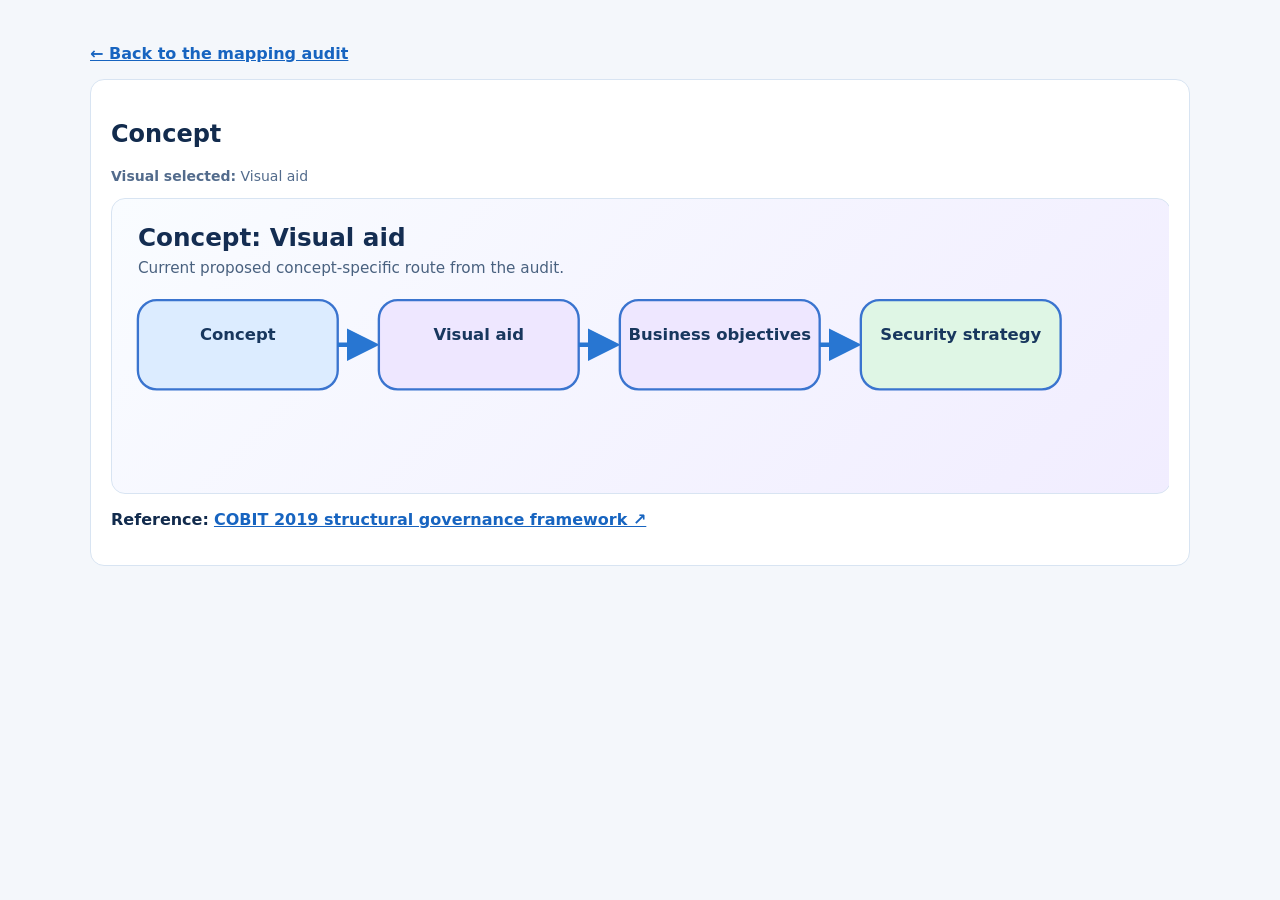
<file: visual-aid.html>
<!doctype html><html lang="en"><head><meta charset="utf-8"><meta name="viewport" content="width=device-width,initial-scale=1"><title>Cherub visual aid</title><style>body{margin:0;background:#f4f7fb;color:#122b4d;font:16px system-ui,sans-serif}.wrap{max-width:1100px;margin:auto;padding:28px}.card{background:#fff;border:1px solid #d8e4f2;border-radius:14px;padding:20px}.tiny{color:#526b8c;font-size:14px}a{color:#1764c0;font-weight:700}svg{display:block;width:100%;min-width:720px;background:linear-gradient(135deg,#f9fcff,#f1edff);border:1px solid #d8e4f2;border-radius:14px}figure{margin:18px 0}img{display:block;width:min(100%,660px);margin:auto;border:1px solid #d8e4f2;border-radius:12px}</style></head><body><main class="wrap"><p><a href="visual-mapping-audit.html">← Back to the mapping audit</a></p><section class="card" id="app">Loading visual aid…</section></main><script>
const q=new URLSearchParams(location.search),concept=q.get('concept')||'Concept',aid=q.get('aid')||'Visual aid',domain=q.get('domain')||'D1';
const sources={D1:['COBIT 2019 structural governance framework','https://www.linkedin.com/pulse/introduction-cobit-2019-framework-effective-governance-n4oce'],D2:['NIST SP 800-30 Rev. 1 risk methodology','https://csrc.nist.gov/pubs/sp/800/30/r1/final'],D3:['ISO/IEC 27001 ISMS operational cycle','https://www.iso.org/standard/27001'],D4:['NIST SP 800-61 Rev. 2 incident-handling phases','https://csrc.nist.gov/pubs/sp/800/61/r2/final']};
const direct={"Risk appetite":["Risk capacity","Risk tolerance","Risk criteria"],"Risk tolerance":["Risk appetite","Risk criteria","Risk acceptance"],"Residual risk":["Control effectiveness","Risk owner","Risk treatment"],"Control effectiveness":["Control design","Control operation","Control evidence","Residual risk"],"BIA":["RTO","RPO","Recovery strategy","Business continuity plan"],"RTO":["BIA","RPO","Recovery strategy","Recovery testing"],"RPO":["BIA","RTO","Recovery strategy","Disaster recovery plan"],"Incident response plan":["Incident readiness","Incident classification","Containment","Post-incident review"],"Business objectives":["Security strategy","Governance framework","Executive reporting"],"Security strategy":["Business objectives","Policies","Security metrics"],"Risk assessment":["Risk analysis","Risk criteria","Risk treatment","Risk register"],"Recovery strategy":["BIA","RTO","RPO","Recovery testing"]};
fetch('data/concepts.json').then(r=>r.json()).then(data=>{const terms=data[domain]||[],at=terms.indexOf(concept),near=[terms[at-2],terms[at-1],terms[at+1],terms[at+2]].filter(Boolean),rel=[...new Set([...(direct[concept]||[]),...near])].slice(0,4),variant=Number(q.get('variant')||0),rot=rel.slice(variant).concat(rel.slice(0,variant));const steps=[concept,aid,...rot.slice(0,2)],w=900,h=250,boxes=steps.map((s,i)=>{const x=22+i*205,fill=i===0?'#dcecff':i===steps.length-1?'#dff6e5':'#eee7ff';return `<g><rect x="${x}" y="86" width="170" height="76" rx="16" fill="${fill}" stroke="#3a74cf" stroke-width="2"/><text x="${x+85}" y="120" text-anchor="middle" font-family="system-ui" font-size="14" font-weight="700" fill="#18375e">${s}</text>${i<steps.length-1?`<path d="M ${x+170} 124 L ${x+200} 124" stroke="#2876d2" stroke-width="4" marker-end="url(#a)"/>`:''}</g>`}).join(''),svg=`<svg viewBox="0 0 ${w} ${h}" role="img" aria-label="${concept} mapped visual"><defs><marker id="a" viewBox="0 0 10 10" refX="8" refY="5" markerWidth="7" markerHeight="7" orient="auto"><path d="M0 0L10 5L0 10z" fill="#2876d2"/></marker></defs><text x="22" y="40" font-family="system-ui" font-size="21" font-weight="800" fill="#142d52">${concept}: ${aid}</text><text x="22" y="63" font-family="system-ui" font-size="13" fill="#49617f">Current proposed concept-specific route from the audit.</text>${boxes}</svg>`;document.getElementById('app').innerHTML=`<h1>${concept}</h1><p class="tiny"><b>Visual selected:</b> ${aid}</p><div style="overflow-x:auto">${svg}</div><p><b>Reference:</b> <a target="_blank" rel="noopener" href="${sources[domain][1]}">${sources[domain][0]} ↗</a></p>`});
</script></body></html>
</file>
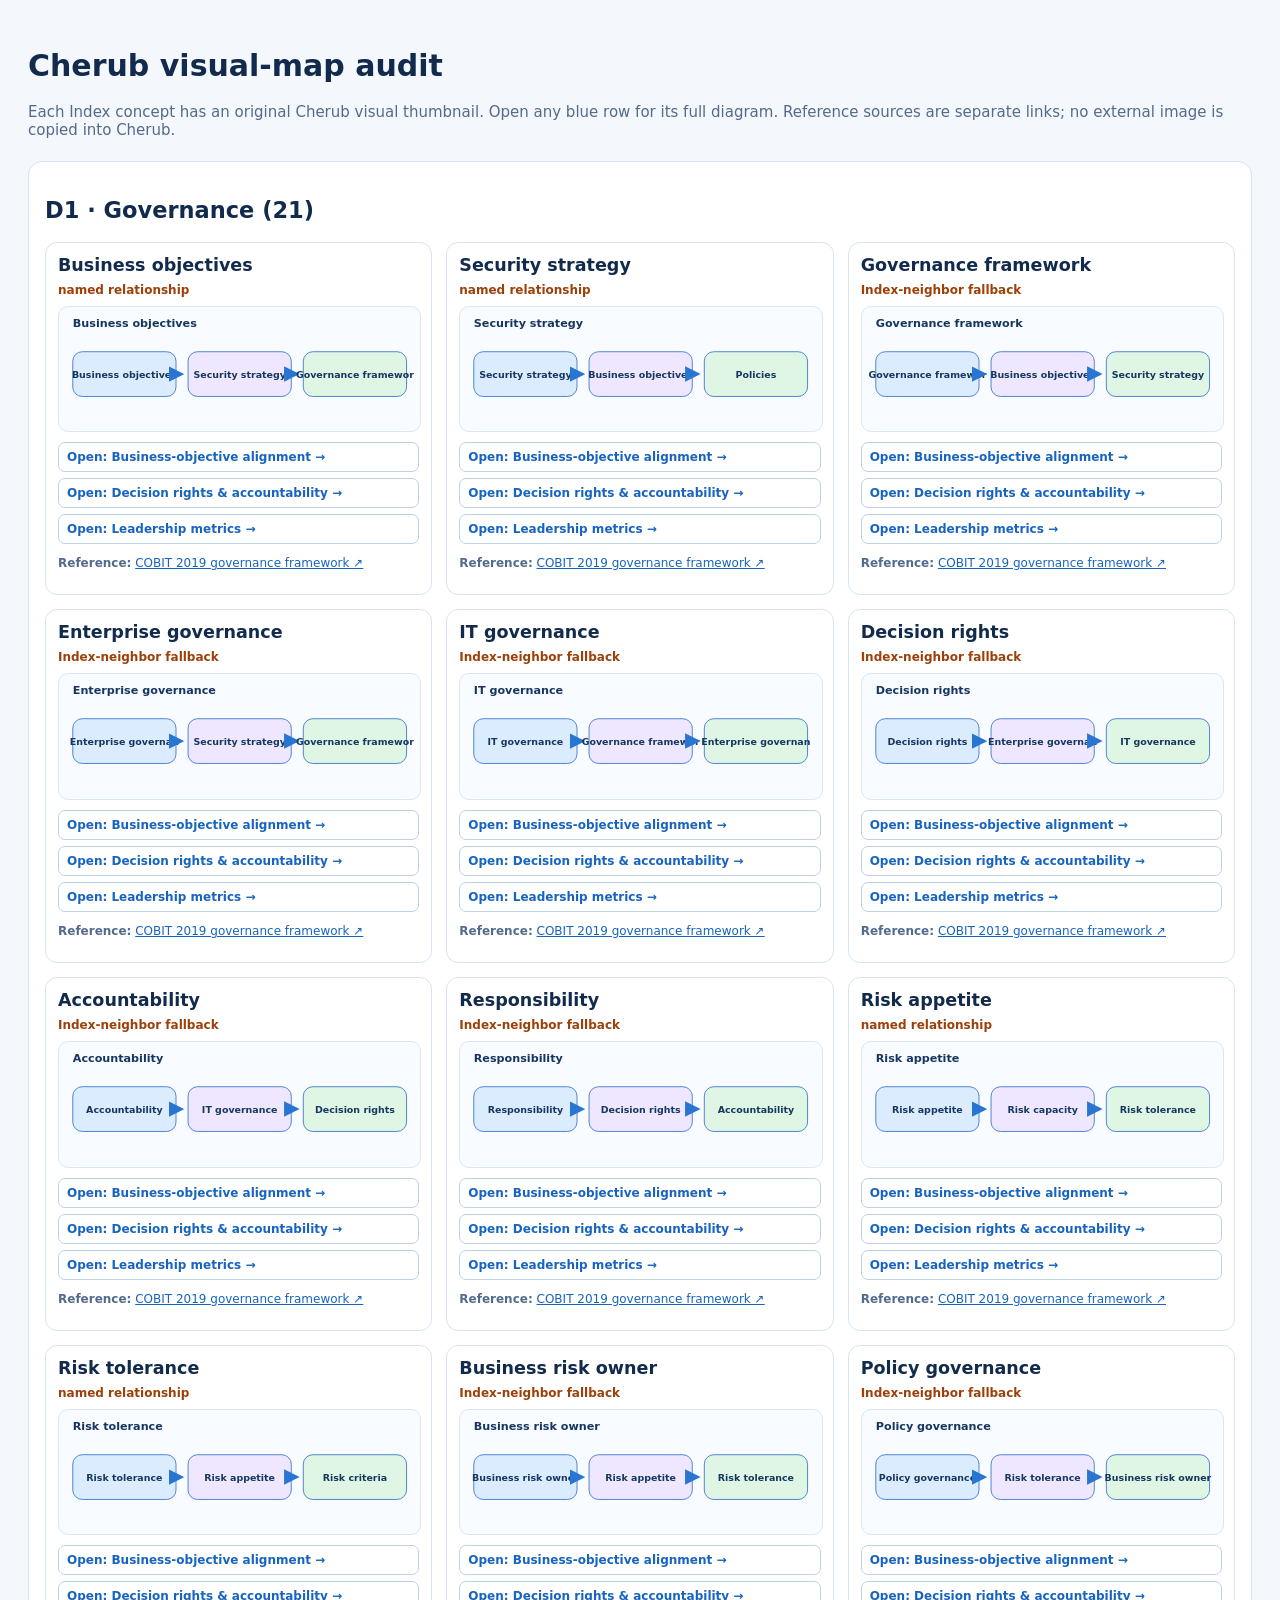
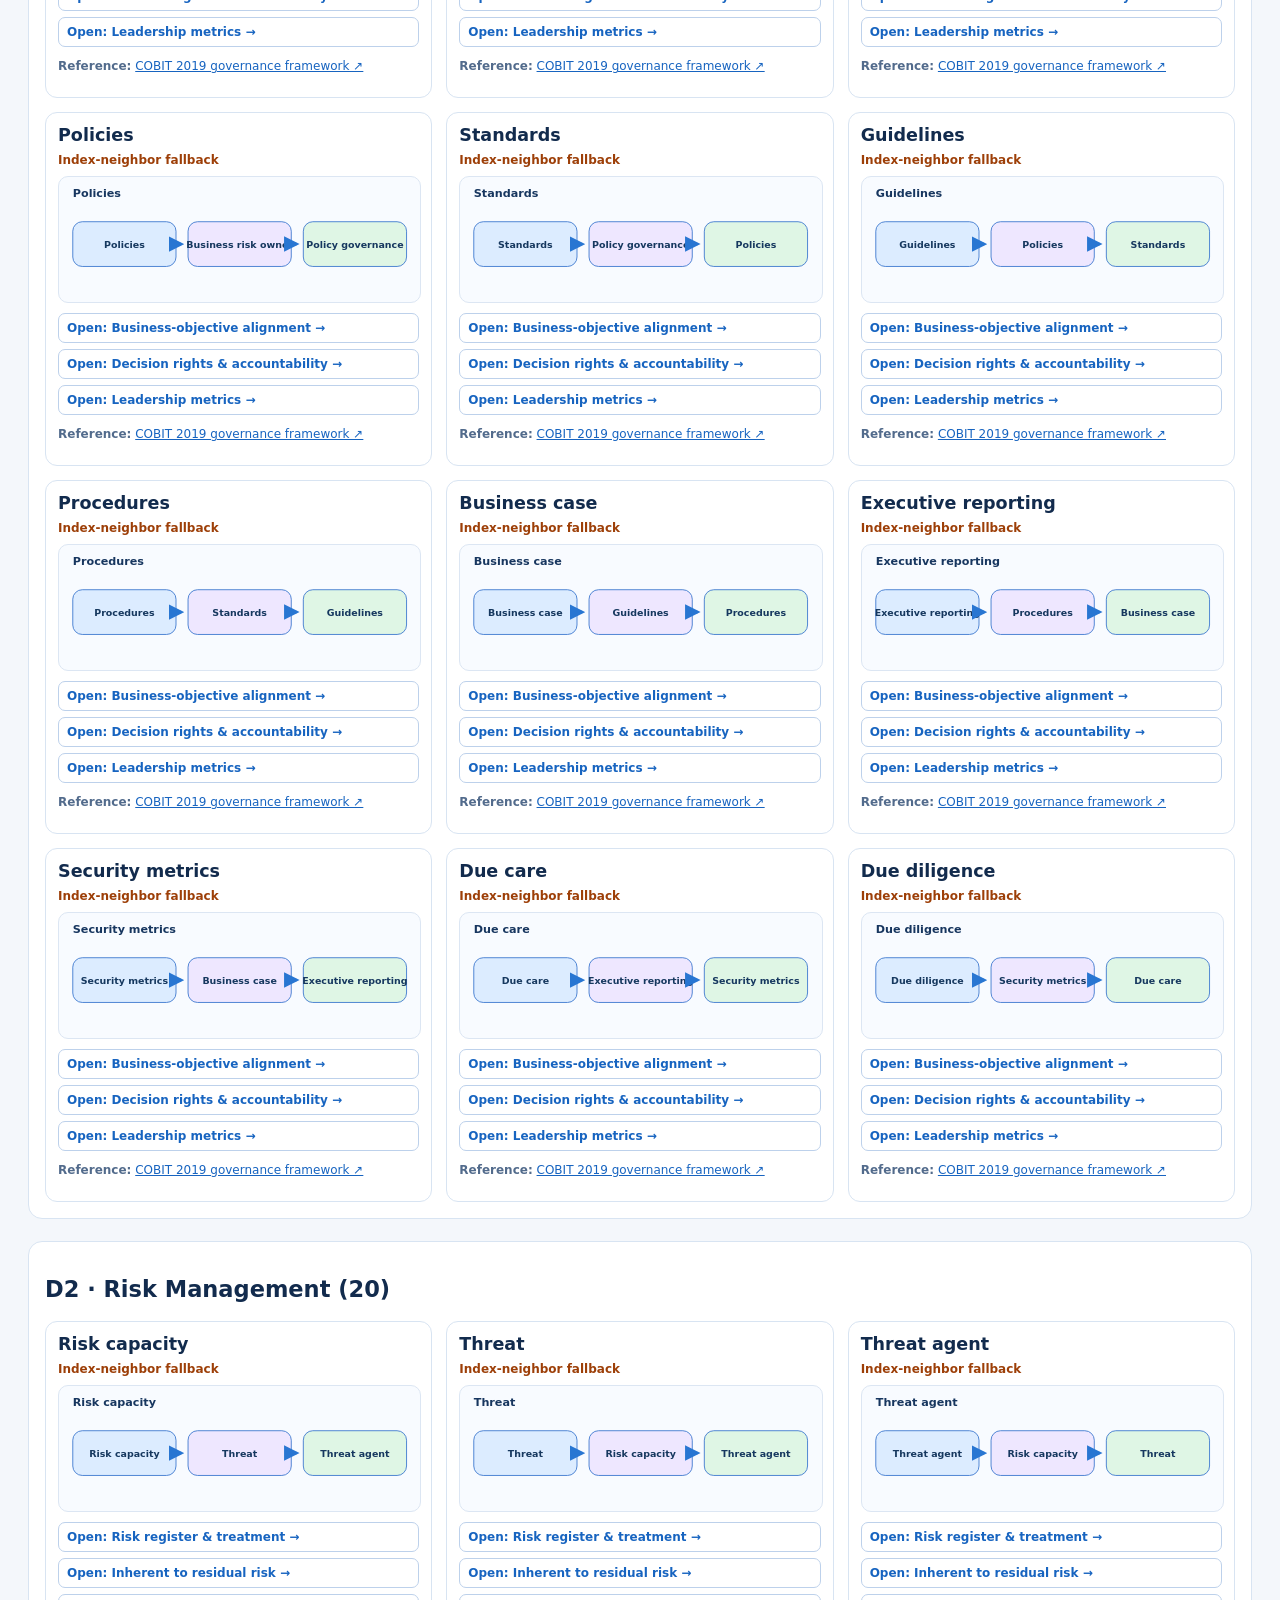
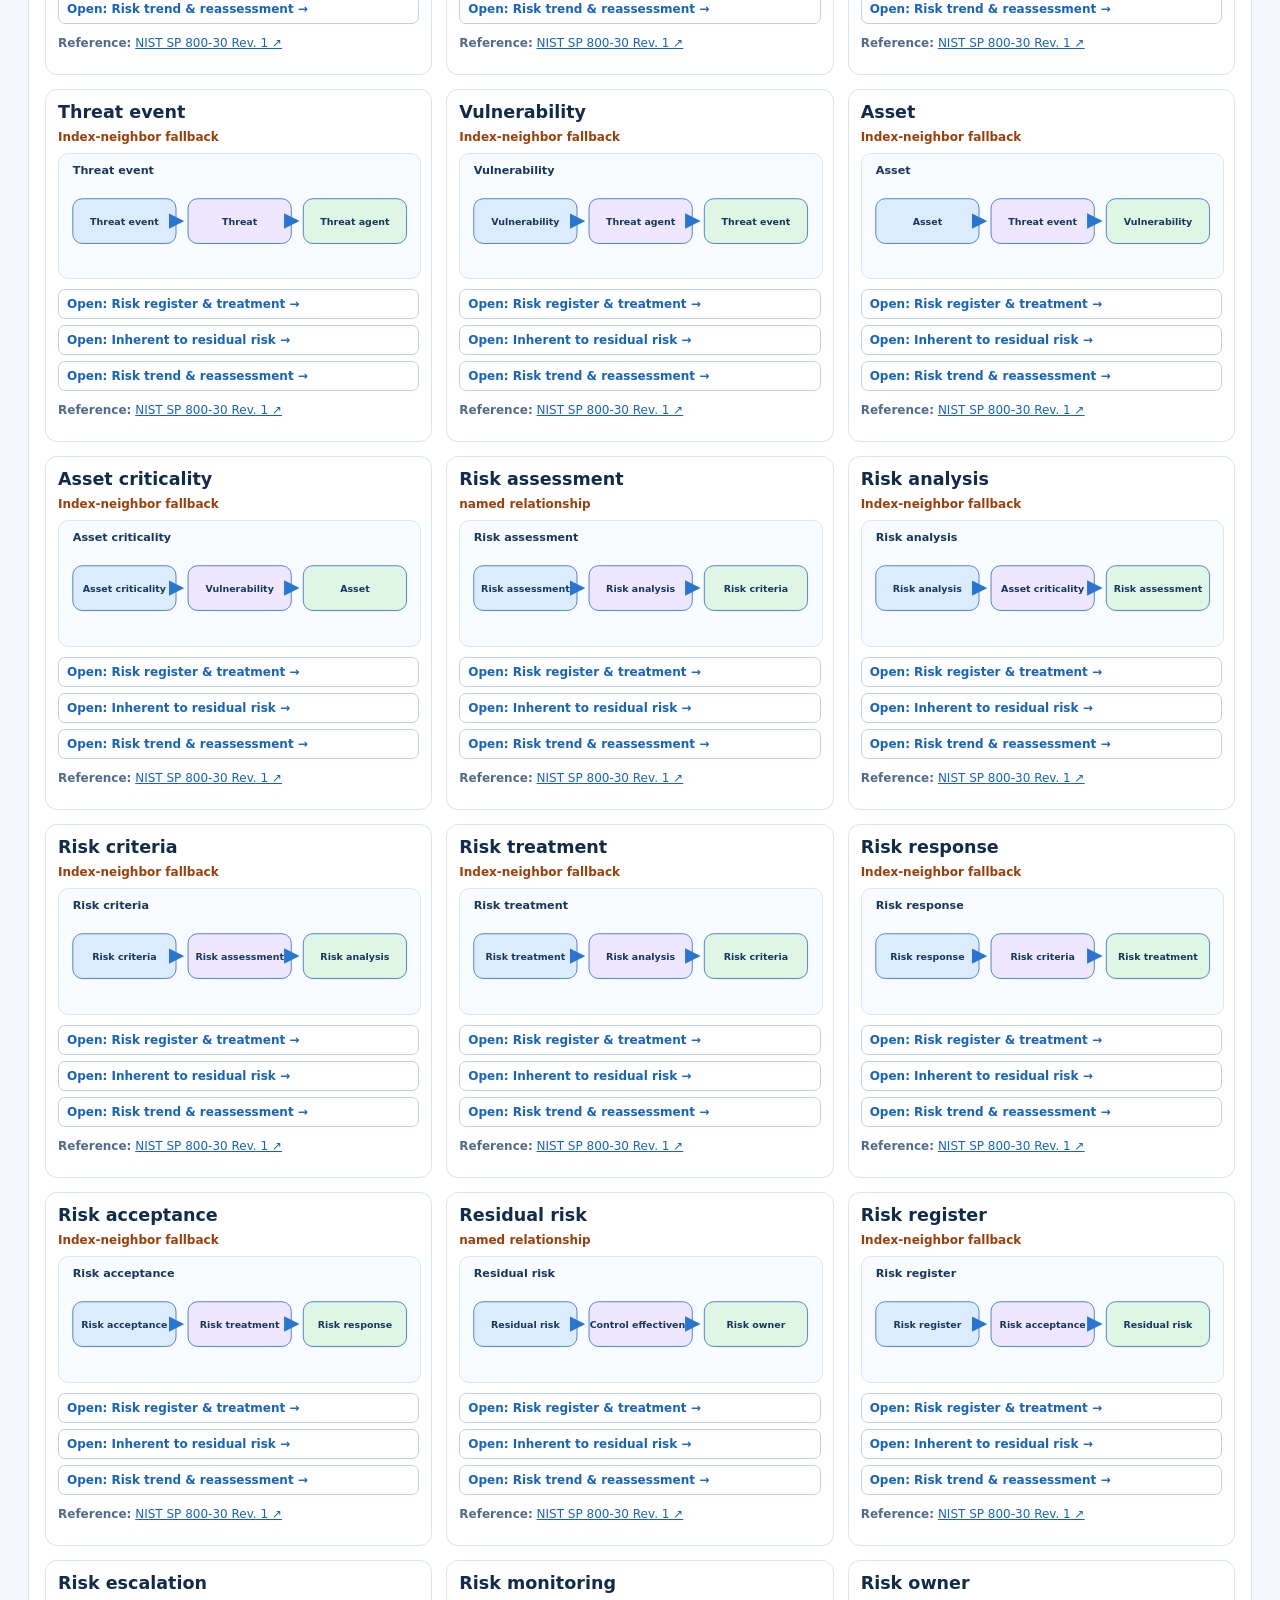
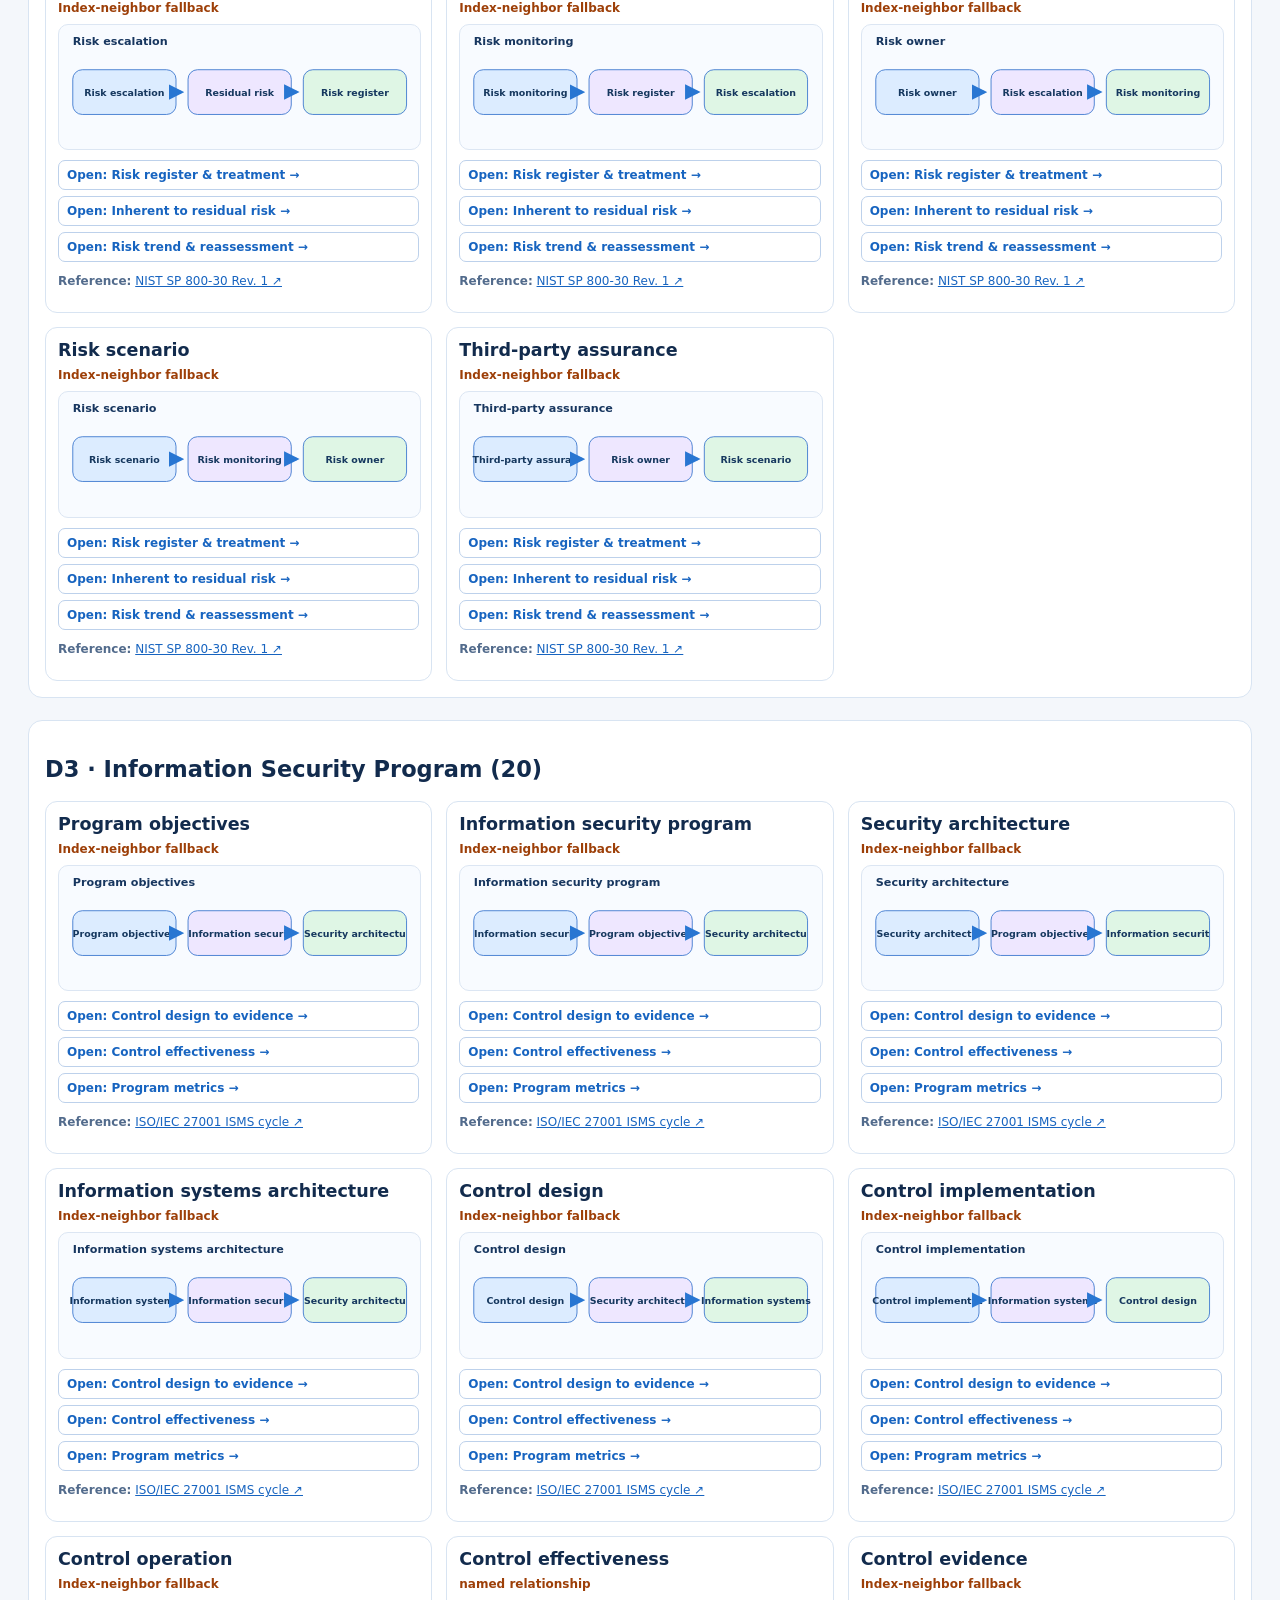
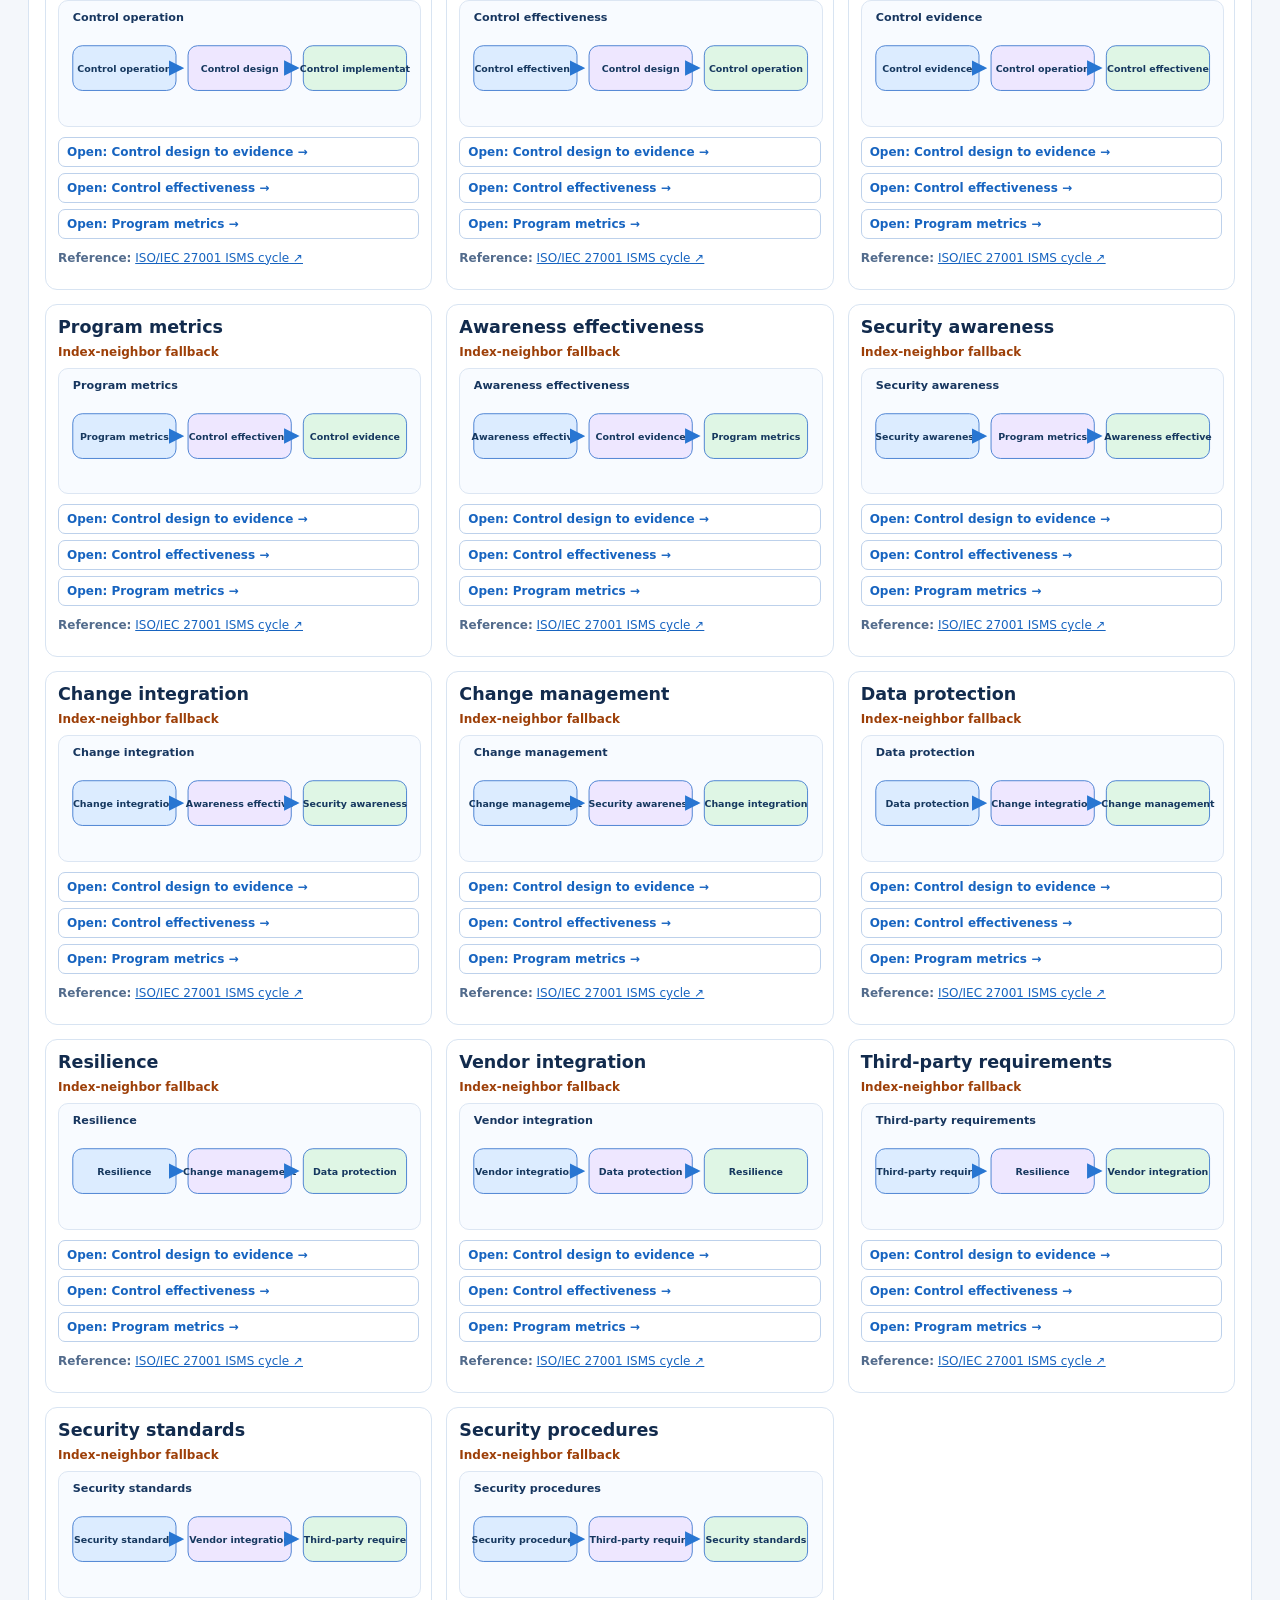
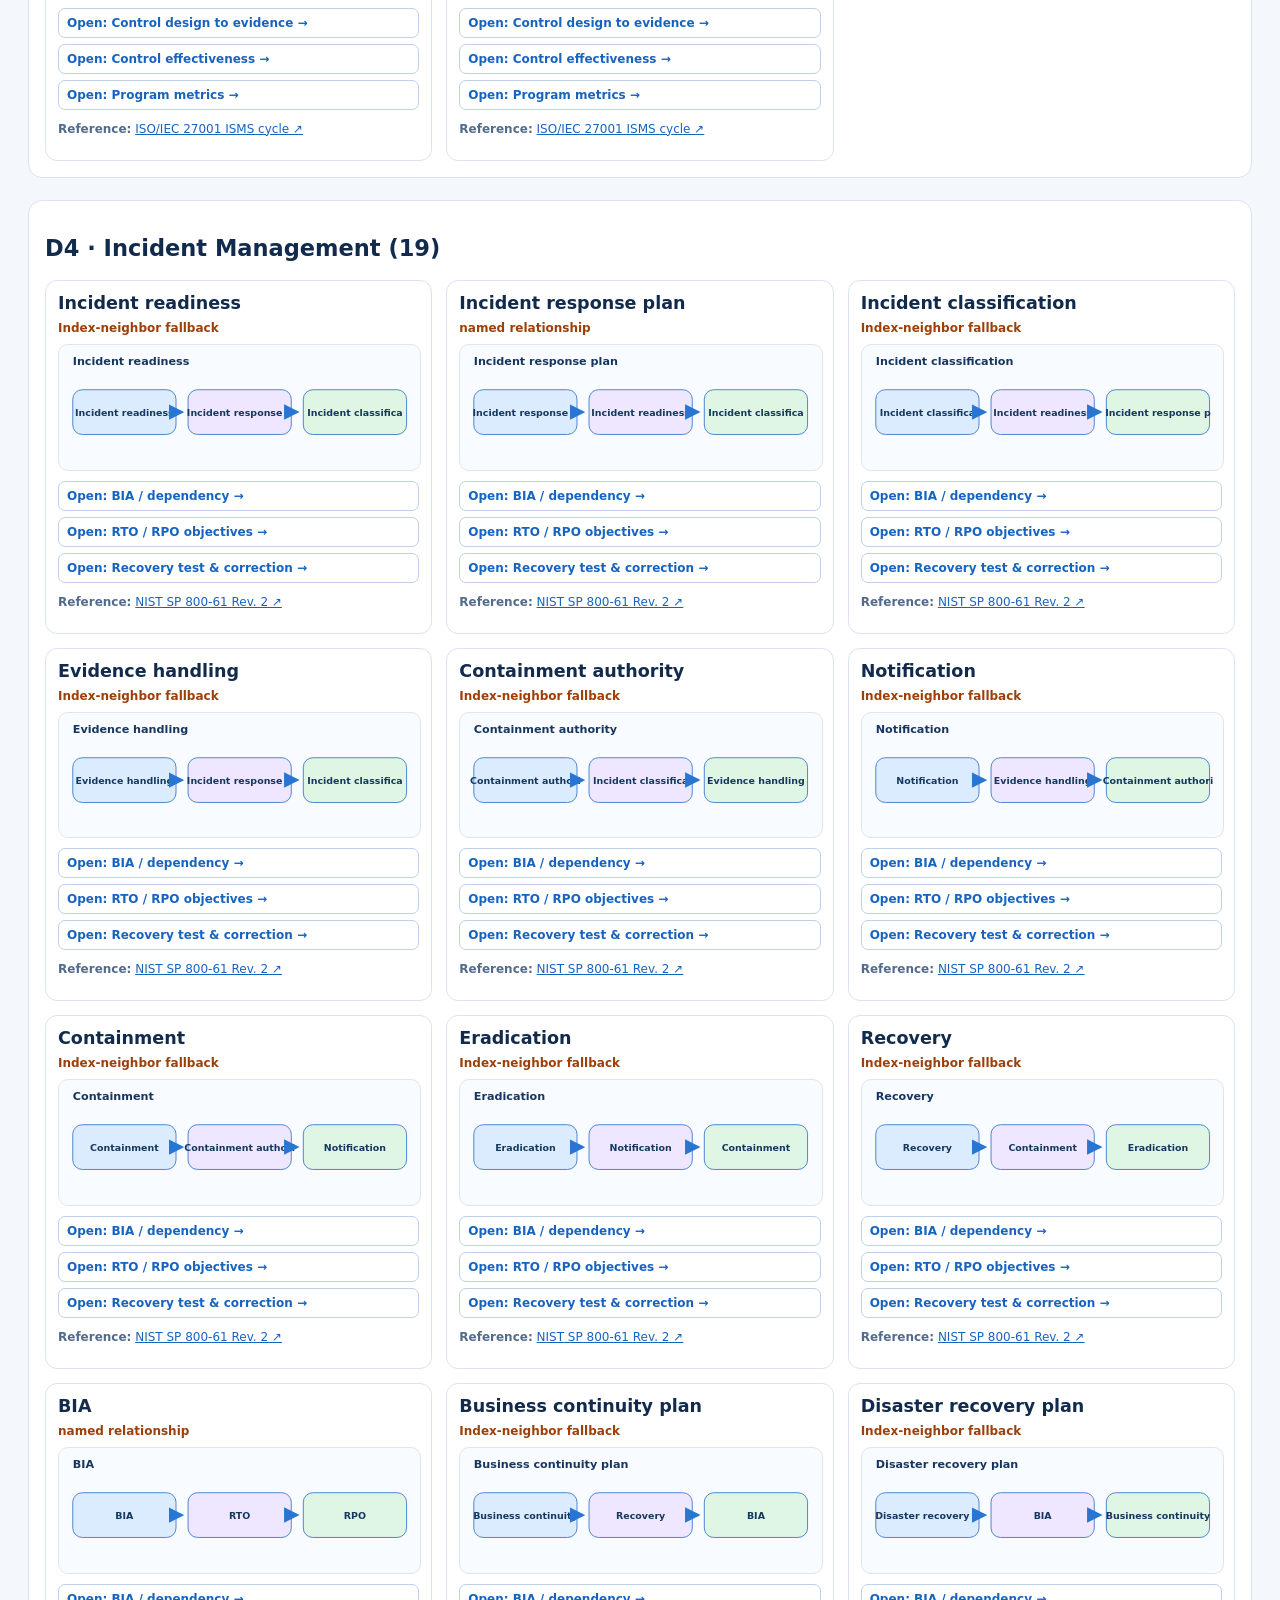
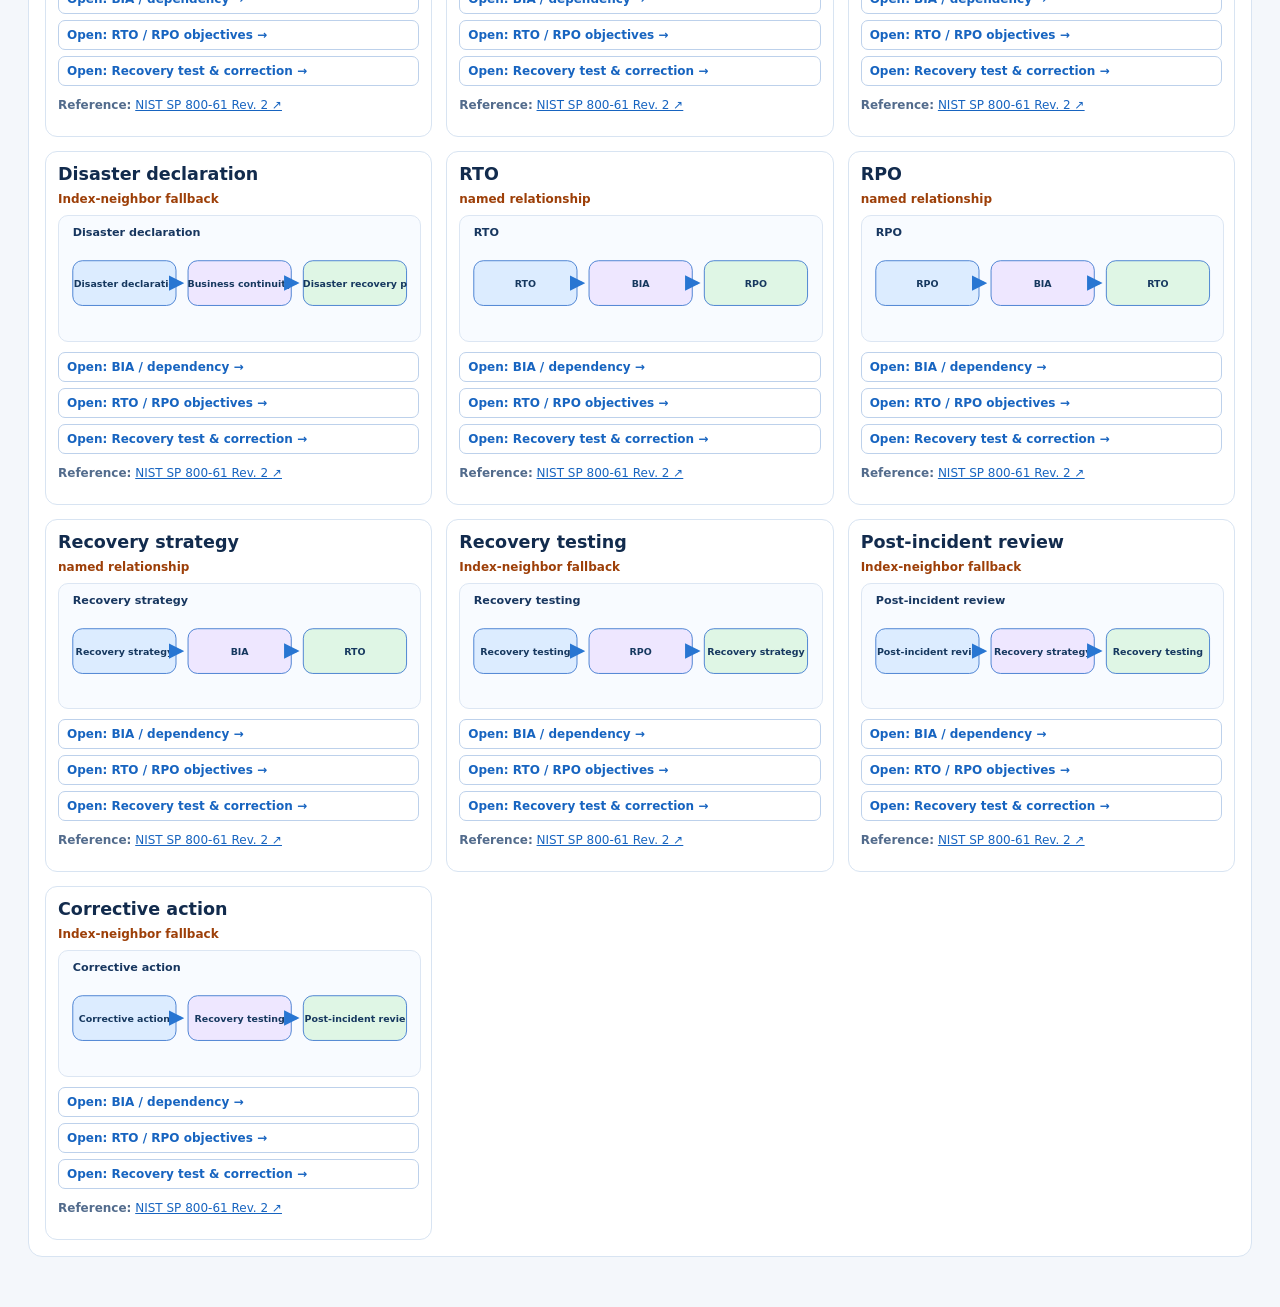
<file: visual-mapping-audit.html>
<!doctype html><meta charset="utf-8"><meta name="viewport" content="width=device-width,initial-scale=1"><title>Cherub visual audit</title><style>body{margin:0;background:#f4f7fb;color:#122b4d;font:15px system-ui}.wrap{max-width:1500px;margin:auto;padding:28px}.note{color:#526b8c}.domain{background:#fff;border:1px solid #d8e4f2;border-radius:14px;padding:16px;margin:22px 0}.grid{display:grid;grid-template-columns:repeat(auto-fit,minmax(310px,1fr));gap:14px}.map{border:1px solid #d8e4f2;border-radius:12px;padding:12px}.map h3{margin:0 0 5px}.flag{color:#9d3f08;font-weight:700;font-size:12px}.mini{display:block;width:100%;border:1px solid #dce6f3;border-radius:10px;background:#f8fbff;margin-top:8px}.links{display:grid;gap:6px;margin-top:10px}.links a{padding:7px 8px;border:1px solid #bdd1eb;border-radius:7px;color:#1764c0;font-weight:700;text-decoration:none;font-size:12px}.source{font-size:12px;color:#526b8c}.source a{color:#1764c0}</style><main class="wrap"><h1>Cherub visual-map audit</h1><p class="note">Each Index concept has an original Cherub visual thumbnail. Open any blue row for its full diagram. Reference sources are separate links; no external image is copied into Cherub.</p><div id="audit">Loading 80 concepts…</div></main><script>
const direct={"Risk appetite":["Risk capacity","Risk tolerance","Risk criteria"],"Risk tolerance":["Risk appetite","Risk criteria","Risk acceptance"],"Residual risk":["Control effectiveness","Risk owner","Risk treatment"],"Control effectiveness":["Control design","Control operation","Control evidence","Residual risk"],"BIA":["RTO","RPO","Recovery strategy","Business continuity plan"],"RTO":["BIA","RPO","Recovery strategy","Recovery testing"],"RPO":["BIA","RTO","Recovery strategy","Disaster recovery plan"],"Incident response plan":["Incident readiness","Incident classification","Containment","Post-incident review"],"Business objectives":["Security strategy","Governance framework","Executive reporting"],"Security strategy":["Business objectives","Policies","Security metrics"],"Risk assessment":["Risk analysis","Risk criteria","Risk treatment","Risk register"],"Recovery strategy":["BIA","RTO","RPO","Recovery testing"]};
const refs={D1:{name:'Governance',source:'COBIT 2019 governance framework',url:'https://www.linkedin.com/pulse/introduction-cobit-2019-framework-effective-governance-n4oce',a:['Business-objective alignment','Decision rights & accountability','Leadership metrics']},D2:{name:'Risk Management',source:'NIST SP 800-30 Rev. 1',url:'https://csrc.nist.gov/pubs/sp/800/30/r1/final',a:['Risk register & treatment','Inherent to residual risk','Risk trend & reassessment']},D3:{name:'Information Security Program',source:'ISO/IEC 27001 ISMS cycle',url:'https://www.iso.org/standard/27001',a:['Control design to evidence','Control effectiveness','Program metrics']},D4:{name:'Incident Management',source:'NIST SP 800-61 Rev. 2',url:'https://csrc.nist.gov/pubs/sp/800/61/r2/final',a:['BIA / dependency','RTO / RPO objectives','Recovery test & correction']}};
const esc=s=>String(s).replace(/[&<>]/g,c=>({'&':'&amp;','<':'&lt;','>':'&gt;'}[c]));
function mini(t,r){const n=[t,...r.slice(0,2)],x=[16,150,284],f=['#dcecff','#eee7ff','#dff6e5'];return `<svg class="mini" viewBox="0 0 420 145"><defs><marker id="a" viewBox="0 0 10 10" refX="8" refY="5" markerWidth="6" markerHeight="6" orient="auto"><path d="M0 0L10 5L0 10z" fill="#2876d2"/></marker></defs><text x="16" y="23" font-size="13" font-family="system-ui" font-weight="800" fill="#17365f">${esc(t)}</text>${n.map((v,i)=>`<g><rect x="${x[i]}" y="52" width="120" height="52" rx="11" fill="${f[i]}" stroke="#3975cd"/><text x="${x[i]+60}" y="82" text-anchor="middle" font-size="11" font-family="system-ui" font-weight="700" fill="#16385f">${esc(v).slice(0,19)}</text>${i<2?`<path d="M ${x[i]+120} 78 L ${x[i+1]-8} 78" stroke="#2876d2" stroke-width="3" marker-end="url(#a)"/>`:''}</g>`).join('')}</svg>`}
fetch('data/concepts.json').then(r=>r.json()).then(data=>{const root=document.getElementById('audit');root.innerHTML='';Object.entries(data).forEach(([domain,terms])=>{const d=refs[domain],s=document.createElement('section');s.className='domain';s.innerHTML=`<h2>${domain} · ${d.name} (${terms.length})</h2><div class="grid">${terms.map(t=>{const p=terms.indexOf(t),near=[terms[p-2],terms[p-1],terms[p+1],terms[p+2]].filter(Boolean),named=direct[t]||[],rel=[...new Set([...named,...near.filter(x=>!named.includes(x))])].slice(0,5),kind=named.length?'named relationship':'Index-neighbor fallback',actions=d.a.map((a,i)=>`<a href="visual-aid.html?domain=${encodeURIComponent(domain)}&concept=${encodeURIComponent(t)}&aid=${encodeURIComponent(a)}&variant=${i}">Open: ${a} →</a>`).join('');return `<article class="map"><h3>${esc(t)}</h3><span class="flag">${kind}</span>${mini(t,rel)}<div class="links">${actions}</div><p class="source"><b>Reference:</b> <a target="_blank" rel="noopener" href="${d.url}">${d.source} ↗</a></p></article>`}).join('')}</div>`;root.append(s)})});
</script>
</file>
